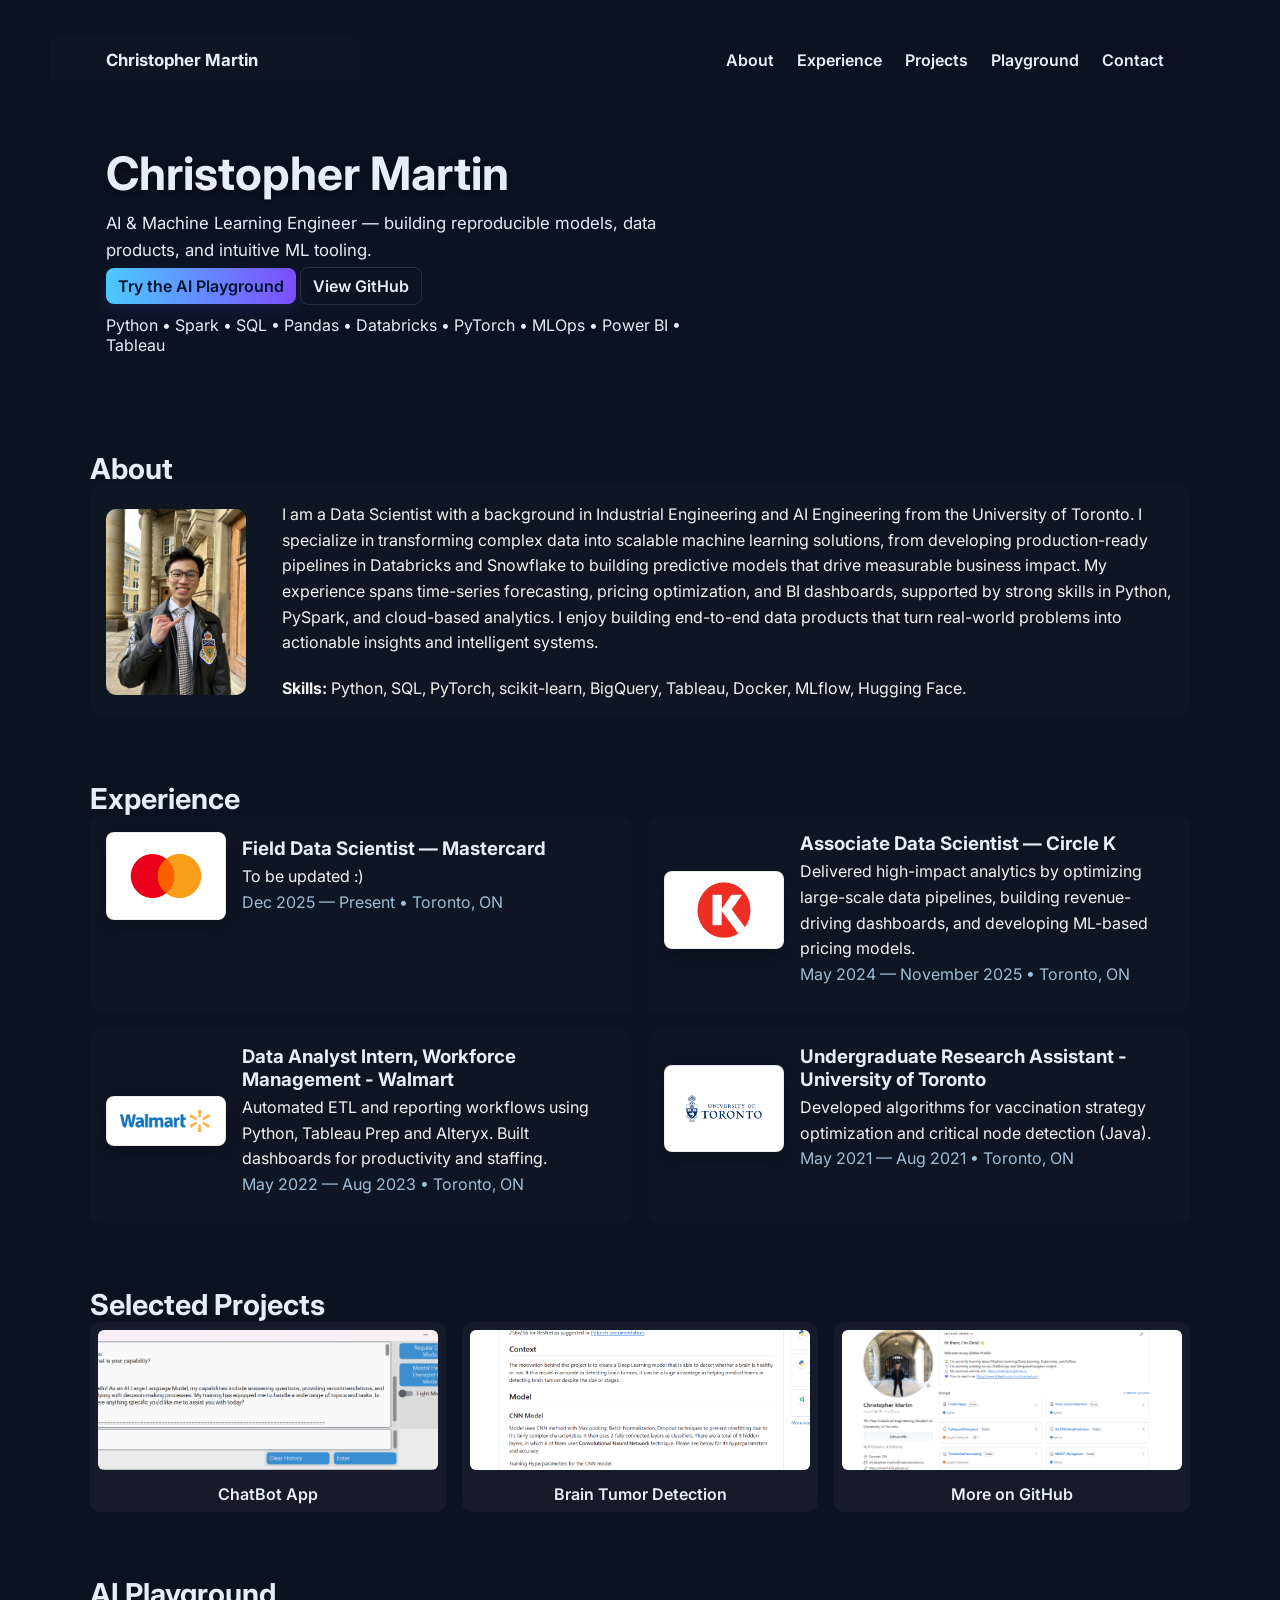
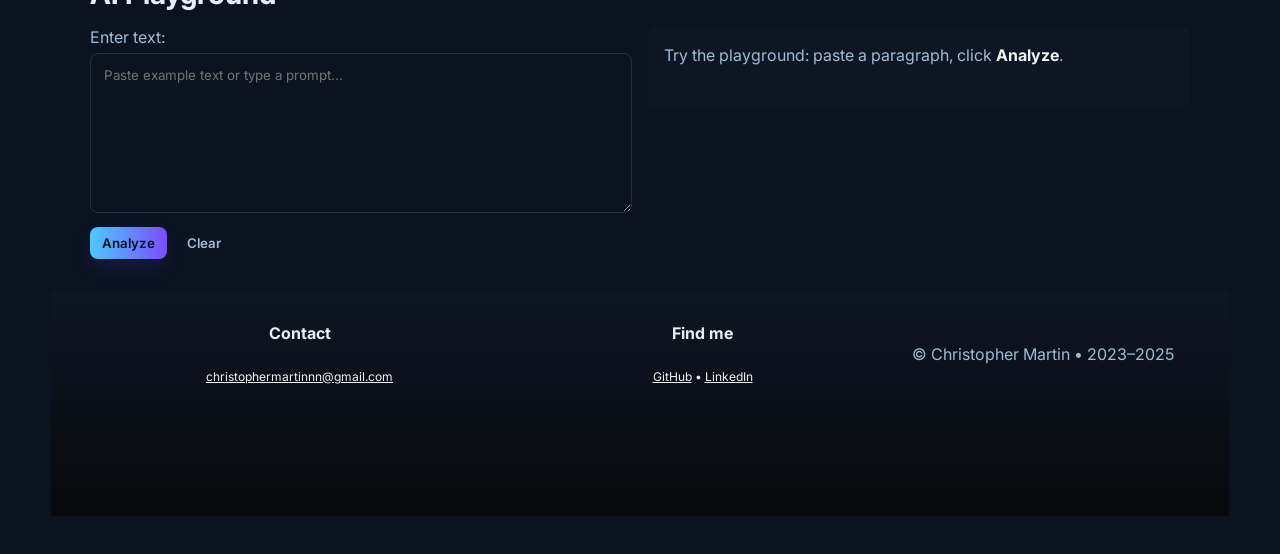
<file: index.html>
<!doctype html>
<html lang="en">
<head>
    <meta charset="utf-8">
    <meta name="viewport" content="width=device-width,initial-scale=1">
    <title>Christopher Martin — AI & ML</title>
    <link rel="icon" href="image/ai.png">
    <link href="https://fonts.googleapis.com/css2?family=Inter:wght@300;400;600;700&display=swap" rel="stylesheet">
    <link rel="stylesheet" href="assets/styles.css">
</head>
<body>
    <header class="site-header">
        <div class="container header-inner">
            <a class="brand" href="/">Christopher Martin</a>
            <nav class="nav" aria-label="Main navigation">
                <a href="#about">About</a>
                <a href="#experience">Experience</a>
                <a href="#projects">Projects</a>
                <a href="#playground">Playground</a>
                <a href="#contact">Contact</a>
            </nav>
            <!-- <button id="themeToggle" class="btn ghost" aria-label="Toggle theme">🌙</button> -->
        </div>
    </header>

    <main>
        <section class="hero">
            <div class="container hero-grid">
                <div class="hero-content">
                    <h1>Christopher Martin</h1>
                    <p class="lead">AI & Machine Learning Engineer — building reproducible models, data products, and intuitive ML tooling.</p>
                    <p class="hero-cta">
                        <a class="btn primary" href="#playground">Try the AI Playground</a>
                        <a class="btn outline" href="https://github.com/mart1428" target="_blank" rel="noopener">View GitHub</a>
                    </p>
                    <ul class="feature-list">
                        <li>Python • Spark • SQL • Pandas • Databricks • PyTorch • MLOps • Power BI • Tableau</li>
                    </ul>
                </div>
                <!-- <div class="hero-art">
                    <img src="image/ai-gif-background.gif" alt="AI art" loading="lazy">
                </div> -->
            </div>
        </section>

        <section id="about" class="section container">
            <h2>About</h2>
            <div class="card">
                <div class="card-grid">
                    <img class="profile" src="image/profile pic (new).jpg" alt="Profile">
                    <div>
                        <p>I am a Data Scientist with a background in Industrial Engineering and AI Engineering from the University of Toronto. I specialize in transforming complex data into scalable machine learning solutions, from developing production-ready pipelines in Databricks and Snowflake to building predictive models that drive measurable business impact. My experience spans time-series forecasting, pricing optimization, and BI dashboards, supported by strong skills in Python, PySpark, and cloud-based analytics. I enjoy building end-to-end data products that turn real-world problems into actionable insights and intelligent systems.</p>
                        <br>
                        <p><strong>Skills:</strong> Python, SQL, PyTorch, scikit-learn, BigQuery, Tableau, Docker, MLflow, Hugging Face.</p>
                    </div>
                </div>
            </div>
        </section>

        <section id="experience" class="section container">
            <h2>Experience</h2>
            <div class="exp-grid">

                <article class="card">
                    <div class="exp-header">
                        <img class="exp-logo" src="image/Mastercard-Logo.png" alt="Mastercard">
                        <div>
                            <h3>Field Data Scientist — Mastercard</h3>
                            <p>To be updated :)</p>
                            <p class="muted">Dec 2025 — Present • Toronto, ON</p>
                        </div>
                    </div>
                </article>

                <article class="card">
                    <div class="exp-header">
                        <img class="exp-logo" src="image/circlek.png" alt="Circle K">
                        <div>
                            <h3>Associate Data Scientist — Circle K</h3>
                            <p>Delivered high-impact analytics by optimizing large-scale data pipelines, building revenue-driving dashboards, and developing ML-based pricing models.</p>
                            <p class="muted">May 2024 — November 2025 • Toronto, ON</p>
                        </div>
                    </div>
                </article>

                <article class="card">
                    <div class="exp-header">
                        <img class="exp-logo" src="image/Walmart.png" alt="Circle K">
                        <div>
                            <h3>Data Analyst Intern, Workforce Management - Walmart</h3>
                            <p>Automated ETL and reporting workflows using Python, Tableau Prep and Alteryx. Built dashboards for productivity and staffing.</p>
                            <p class="muted">May 2022 — Aug 2023 • Toronto, ON</p>
                        </div>
                    </div>
                </article>

                <article class="card">
                    <div class="exp-header">
                        <img class="exp-logo" src="image/uoft.png" alt="Circle K">
                        <div>
                            <h3>Undergraduate Research Assistant - University of Toronto</h3>
                            <p>Developed algorithms for vaccination strategy optimization and critical node detection (Java).</p>
                            <p class="muted">May 2021 — Aug 2021 • Toronto, ON</p>
                        </div>
                    </div>
                </article>
               
            </div>
        </section>

        <section id="projects" class="section container">
            <h2>Selected Projects</h2>
            <div class="projects-grid">
                <a class="project" href="https://github.com/mart1428/ChatBotApp" target="_blank" rel="noopener">
                    <img src="image/ChatBot.png" alt="ChatBot">
                    <div class="project-title">ChatBot App</div>
                </a>
                <a class="project" href="https://github.com/mart1428/BrainTumorDetection" target="_blank" rel="noopener">
                    <img src="image/brainTumorReadme.png" alt="Brain Tumor">
                    <div class="project-title">Brain Tumor Detection</div>
                </a>
                <a class="project" href="https://github.com/mart1428" target="_blank" rel="noopener">
                    <img src="image/projects-github.png" alt="More projects">
                    <div class="project-title">More on GitHub</div>
                </a>
            </div>
        </section>

        <section id="playground" class="section container">
            <h2>AI Playground</h2>
            <div class="playground">
                <div class="play-input">
                    <label for="textInput">Enter text:</label>
                    <textarea id="textInput" rows="6" placeholder="Paste example text or type a prompt..."></textarea>
                    <div class="controls">
                        <button id="analyzeBtn" class="btn primary">Analyze</button>
                        <!-- <button id="visualizeBtn" class="btn outline">Visualize Vectors</button> -->
                        <button id="clearBtn" class="btn ghost">Clear</button>
                    </div>
                </div>
                <div class="play-output">
                    <div id="analysis" class="panel"></div>
                    <!-- <canvas id="viz" width="600" height="360" class="viz-canvas" aria-label="Vector visualization"></canvas> -->
                </div>
            </div>
        </section>
    </main>

    <footer id="contact" class="site-footer">
        <div class="container footer-grid">
            <div>
                <h4>Contact</h4>
                <p><a href="mailto:christophermartinnn@gmail.com">christophermartinnn@gmail.com</a></p>
            </div>
            <div>
                <h4>Find me</h4>
                <p><a href="https://github.com/mart1428" target="_blank" rel="noopener">GitHub</a> • <a href="https://www.linkedin.com/in/chrismartinn">LinkedIn</a></p>
            </div>
            <div class="footer-right">© Christopher Martin • 2023–2025</div>
        </div>
    </footer>

    <script src="assets/script.js" defer></script>
</body>
</html>
</file>
<file: assets/styles.css>
/* Font */


/*
Color Palette:

Night: #141415
Lavender Blush: #f1e5e4
Puce: #cea0ae
Light Cyan: #caf0f8
Cerulean: #477998


*/



* {
    box-sizing: border-box;
}

:root{
    --bg: #0b1220; /* very dark background */
    --card: #0e1624; /* card / panel background */
    --muted: #9fbcd6; /* secondary text (kept light enough for contrast) */
    --accent: #4cc9ff; /* primary accent */
    --accent-2: #7c4dff; /* secondary accent */
    --glass: rgba(255,255,255,0.04);
    --text: #e6eef8; /* main text (light) */
    --outline: rgba(255,255,255,0.12);
    --max-width: 1100px;
}

html,body{
    background: var(--bg);
    color: var(--text);
    min-height:100%;
}

/* Page-level padding to give the layout breathing room (percentage-based) */
body{
    padding: 3% 4%;
}

*{
    margin:0;
    padding:0;
    font-family: Inter, system-ui, -apple-system, 'Segoe UI', Roboto, 'Helvetica Neue', Arial;
    color:var(--text);
}


h1{font-size: clamp(1.6rem, 3.6vw, 3rem);}
h2{font-size: clamp(1.2rem, 2.4vw, 1.8rem);}
p{line-height:1.6;color:var(--text);} /* primary paragraphs must meet contrast */

.container{max-width:var(--max-width);margin:0 auto;padding:1rem;}

a {
    text-decoration: none;
    text-transform: none;
    text-overflow: hidden;
    color: inherit;
}

hr {
    margin:1px;
    padding:0;
    width:100%;
    background-color: transparent;
}

table tr td {
    font-size:14px;
}


.site-header{position:sticky;top:0;background:linear-gradient(90deg,var(--card),rgba(11,18,32,0.9));backdrop-filter: blur(6px);z-index:50}
.header-inner{display:flex;align-items:center;justify-content:space-between;padding:0.7rem 1rem}
.brand{font-weight:700;color:var(--text);text-decoration:none;font-size:1.05rem}
.nav a{margin:0 0.6rem;color:var(--text);text-decoration:none;font-weight:600} /* ensure nav links have strong contrast */
.nav a:hover{color:var(--accent)}

/* focus states for keyboard users */
a:focus, button:focus, textarea:focus, input:focus{outline:3px solid rgba(76,201,255,0.18);outline-offset:3px}

.btn{border:0;padding:0.5rem 0.75rem;border-radius:8px;font-weight:600;cursor:pointer}
.btn.primary{background:linear-gradient(90deg,var(--accent),var(--accent-2));color:#021528;box-shadow:0 8px 20px rgba(92, 90, 255,0.14)}
.btn.outline{background:transparent;border:1px solid var(--outline);color:var(--text)}
.btn.ghost{background:transparent;color:var(--muted)}

.hero{padding:3rem 0;background:linear-gradient(180deg,rgba(124,77,255,0.02),transparent);position:relative;overflow:hidden}
.hero::before{content:'';position:absolute;inset:0;background:linear-gradient(180deg,rgba(11,18,32,0.75),rgba(11,18,32,0.35));pointer-events:none}
.hero-grid{display:grid;grid-template-columns:1fr 40%;gap:1.2rem;align-items:center;position:relative;z-index:1}
.hero-content .lead{font-size:1.05rem;color:var(--text);margin:0.6rem 0}
.hero-content h1{color:var(--text);text-shadow:0 2px 8px rgba(2,6,12,0.6)}
.hero-art img{width:100%;border-radius:12px;object-fit:cover;filter:brightness(0.55) contrast(1.05);transform:scale(1.03)}
.feature-list{margin-top:1rem;list-style:none;display:flex;gap:0.6rem;color:var(--text)}

.section{padding:2rem 0}
.card{background:var(--card);border-radius:12px;padding:1rem}
.card-grid{display:grid;grid-template-columns:160px 1fr;gap:1rem;align-items:center}
.profile{width:140px;border-radius:10px;object-fit:cover}

/* Experience card header with logo */
.exp-header{display:flex;align-items:center;gap:1rem;margin-bottom:0.6rem}
.exp-logo{width:120px;height:auto;border-radius:8px;object-fit:contain;background:#ffffff;padding:10px;border:1px solid rgba(0,0,0,0.08);box-shadow:0 6px 18px rgba(2,6,12,0.35)}
.card h3{margin:0 0 0.25rem 0}

.grid{display:grid;grid-template-columns:repeat(auto-fit,minmax(280px,1fr));gap:1rem}

/* Experience grid: 2 columns by default, responsive down to 1 */
.exp-grid{display:grid;grid-template-columns:repeat(2,1fr);gap:1rem}
@media (max-width:900px){
    .exp-grid{grid-template-columns:1fr}
}
.projects-grid{display:grid;grid-template-columns:repeat(auto-fit,minmax(220px,1fr));gap:1rem}
.project{display:block;background:var(--glass);padding:0.5rem;border-radius:10px;text-align:center;color:var(--text);text-decoration:none}
.project img{width:100%;height:140px;object-fit:cover;border-radius:6px}
.project-title{margin-top:0.6rem;font-weight:600;color:var(--text)}

.playground{display:grid;grid-template-columns:1fr 1fr;gap:1rem;margin-top:1rem}
.play-input label{display:block;margin-bottom:0.4rem;color:var(--muted)}
.textarea-wrapper{}
textarea#textInput{width:100%;min-height:160px;padding:0.8rem;border-radius:8px;border:1px solid var(--outline);background:transparent;color:var(--text)}
.controls{display:flex;gap:0.5rem;margin-top:0.6rem}
.play-output{display:flex;flex-direction:column;gap:0.8rem}
.panel{background:var(--card);padding:1rem;border-radius:8px;color:var(--text);min-height:80px}
.viz-canvas{background:linear-gradient(180deg,rgba(255,255,255,0.01),transparent);border-radius:8px}

.muted{color:var(--muted)}
.small{font-size:0.9rem}

.site-footer{background:linear-gradient(180deg,var(--card),#07090b);padding:1rem;color:var(--muted)}
.footer-grid{display:grid;grid-template-columns:1fr 1fr auto;gap:1rem;align-items:center}
.footer-right{text-align:right;color:var(--muted)}

@media (max-width:900px){
  .hero-grid{grid-template-columns:1fr}
  .playground{grid-template-columns:1fr}
  .header-inner{gap:0.6rem}
  .nav{display:none}
}

.home{
    padding: 0;
    margin: 0;
    outline: 0;
    align-content: center;
    vertical-align: center;  
    width:100%;  
    position:relative;
    height: 95vh;
    background-image: url(../image/ai-gif-background.gif);
    background-size: cover;
}

.typewriter {
    color: #fff;
    font-size: 18px;
    font-family: 'Times New Roman';
    overflow: hidden; 
    border-right: .15em solid orange; 
    white-space: nowrap; 
    margin: 0 auto; 
    letter-spacing: 0em; 
    animation: 
      blink-caret .5s step-end infinite;
  }

@keyframes blink-caret{
    from, to {border-color: transparent}
    50% {border-color: orange}
}

.home div{
    margin-left: 3em;
    width:45%;
}

.home div h1, p, strong{
    color: #f2f2f2;
}

.about{
    position: relative;
    display: block;
    padding: 0 0 1em 0;
    margin: 0;
    outline: 0;
    justify-items: center;
    background-color: transparent;
}
.about div{
    margin: 4em 8em 0em 12em;
    position: relative;
    top: 5%;
    background-color: transparent;
    padding: 0 0 8em 0;
}

.about h1{
    background-color: #477998;
    color: white;
    position:relative;
    display:inline-block;
    margin:0;
    padding: 0.5em 0 0.5em 0;
    width:100%;
    text-align: center;
    justify-items: center;
}

.about div p{
    color: black;
}

.about div p b{
    /* color: #f2f2f2; */
    color: black;
    text-decoration: underline;
}

.about img{
    display: float;
    min-height: 100%;
    position:static;
    max-width: 100%;
    float: right;
    border-radius: 1em;
    box-shadow: 1px 1px 5px #477998;
    justify-content:end;
    margin: 2em;
}

.about div table tr,td{
    /* color: #f2f2f2; */
    color: black;
}

.skillColAttr {
    font-weight: bold;
    font-size: 18px;
}

.experience{
    padding: 0em 0 2em 0;
    position: relative;
    background-color: transparent;
}

.experience h1{
    background-color: #477998;
    color: white;
    position:static;
    display:inline-block;
    outline: 0;
    margin:0;
    padding:0.5em 0 0.5em 0;
    width:100%;
    text-align: center;
    justify-self: center;
}


.exp-page{
    display: inline-flex;
    flex-wrap: wrap;
    justify-content: space-evenly;
    margin:0;
    padding: 10px 0 0 0;
    align-items: top;
    text-align: left;
}

.exp-container {
    margin: 2em 2em 2em 2em;
    border-radius: 2em;
    width:60%;
    border: 2px solid #477998;
    box-shadow: 2px 2px 10px #CAF0F8;
    background-color: #f2f2f2 ;
}



.exp-title {
    display: flex;
    justify-content: space-between;
    width: 100%;
}

.exp-title h3{
    font-size: 20px;
    align-self: center;
    padding-left: 1em;
}

.exp-title img{
    background-color: transparent;
    max-width: 100%;
    padding: 0.25em 1em 0 1em;
}

.exp-container ul{
    padding-left: 2em;
}

.exp-container li{
    background-color: transparent;
    padding-top: 5px;
    padding-left: 3px;
    padding-right: 15px;
    font-size: 18px;
    align-items: left;
}

.exp-container li:first-child{
    padding-top: 0.5em;
}

.exp-container li:last-child{
    padding-bottom: 1em;
}

.exp-container b{
    font-size: 18px;
}

.exp-container p{
    padding-top: 1em;
}

.exp-footer {
    padding-left: 1em;
    margin-bottom: 1em;
    color: black;
}

.exp-footer p{
    color: black;
}

.timeline{
    border-top: 0.5px solid black;
    background-color: #CAF0F8;
    border-radius: 0 0 1.5em 1.5em;
    text-align: right;
    padding: 1em;
    font-size: 18px;
}



/* Projects */
.projects{
    margin: 0;
    text-align: center;
    vertical-align: center;
    justify-content: center;
    background-color: transparent;

    height: 60vh'
}


.projects h1{
    background-color: #477998;
    color: white;
    position:static;
    display:inline-block;
    margin:0;
    padding: 0.5em 0 0.5em 0;
    width:100%;
    text-align: center;
}

.project-container {
    max-width: 80%;
    position: relative;
    margin: auto;
}

.projectSlides {
    display:none;
    padding-top: 40px;
}

.projectSlides img{
    width: auto;
    height: 512px;
    justify-self: center;
    align-self: center;
    object-fit: scale-down;
    /* width: 100%;
    height: 100%; */
    border-radius: 25px;
}

.prev, .next{
    cursor: pointer;
    position: absolute;
    top: 50%;
    width: auto;
    margin-top: -22px;
    padding: 16px;
    color: #477998;
    font-weight: bold;
    font-size: 18px;
    transition: 0.6s ease;
    border-radius: 0 3px 3px 0;
    user-select: none;
}

.prev {
    left: 0;
}

.next {
    right:0;
    border-radius: 3px 0 0 3px;
}

.prev:hover, .next:hover{
    background-color: rgba(0,0,0, 0.8);
}

.text{
    color:black;
    font-size: 24px;
    position: absolute;
    top: 8px;
    width: 100%;
    text-align: center
}

.dot {
    cursor: pointer;
    height: 15px;
    width: 15px;
    margin: -15px 2px 15px 2px;
    background-color: #bbb;
    border-radius: 50%;
    display: inline-block;
    transition: background-color 0.6s ease;
}

.active, .dot:hover {
    background-color: #717171;
}

.fade {
    animation-name: fade;
    animation-duration: 1.5s;
}

@keyframes fade{
    from {opacity: 0.4}
    to {opacity: 1}
}

/* 
.project-box{
    display: inline-flex;
    flex-wrap: wrap;
    justify-content: space-evenly;
    margin:0;
    padding: 10px 0 0 0;
    align-items: top;
    text-align: center;
}


.project-container{
    margin:1.25em;
    width:50%;
    border: 1px solid #f2f2f2;
    border-radius: 1em;
    background-color: #f2f2f2;
}

.project-title{
    padding:2px;
    width:50%;
    display: inline-flex;
    text-align: center;
    justify-content: center;
    color: black;
}

.project-container img{
    max-width: 95%;
    height: auto;
}

.project-title{
    font-size: 20px;
    font-weight: bold;
} */

/* .button{
    position: relative;
    left: 25%;
    width: 50%;
    margin-bottom: 2em;
    background-color: #C1E1C1;
    border-radius: 5px;
}

.button a{
    font-size: 18px;
    text-decoration: underline;
} */

/* Footer */
footer {
    position:relative;
    height: 25vh;
    width: 100%;
    text-align: center;
    align-items: center;
    background: linear-gradient(180deg,var(--card), rgba(11,18,32,0.9));
    color: var(--muted);
}

footer h2{
    padding: 1em 0 0 0;
    /* color: rgb(230, 212, 212); */
    color: #f2f2f2;
    text-align: center;
    display: inline-block;
}

footer li{
    list-style: none;
    display: inline-block;
    justify-content: space-between;
    margin: 1em;
    /* background-color: blueviolet; */
    text-align: center;
    width: auto;
}

footer span{
    font-size: 1.5em;
}

footer li a{
    width: 100%;
    height: 100%;
}

footer svg{
    filter: invert(100%)
}

footer svg:hover{
    /* filter: invert(45%) sepia(10%) saturate(1782%) hue-rotate(160deg) brightness(95%) contrast(92%); */
    filter: invert(5%) sepia(6%) saturate(404%) hue-rotate(202deg) brightness(93%) contrast(94%);
}

footer a:link{
    text-decoration: underline;
}

footer p{
    padding-top: 2em;
    font-size: 12px;
    background-color: transparent;
}
</file>
